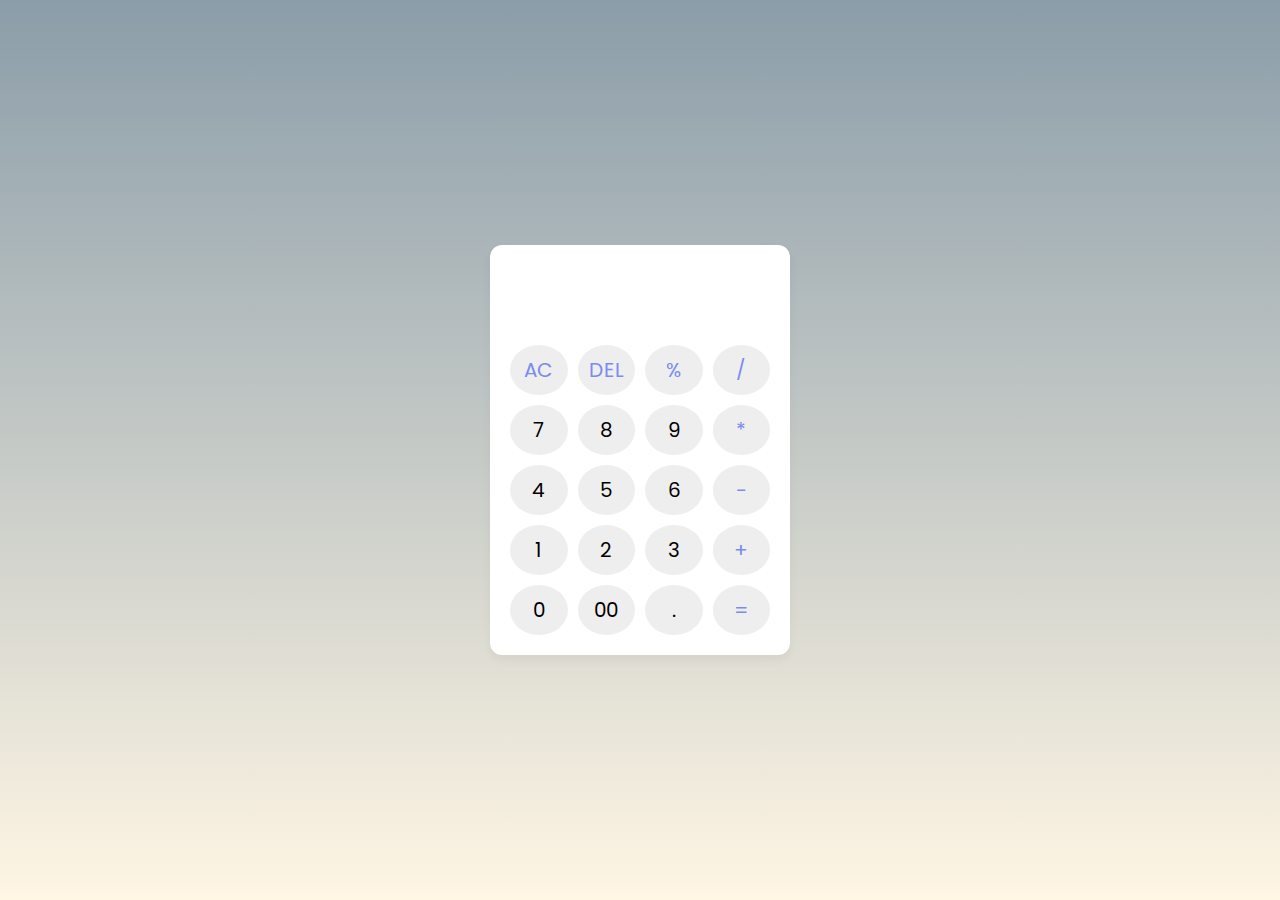
<file: Calculator/index.html>
<!DOCTYPE html>
<html lang="en">
  <head>
    <meta charset="UTF-8" />
    <meta http-equiv="X-UA-Compatible" content="IE=edge" />
    <meta name="viewport" content="width=device-width, initial-scale=1.0" />
    <title>Calculator</title>
    <link rel="stylesheet" href="style.css" />
  </head>
  <body>
    <div class="container">
      <input type="text" class="display" />

      <div class="buttons">
        <button class="operator" data-value="AC">AC</button>
        <button class="operator" data-value="DEL">DEL</button>
        <button class="operator" data-value="%">%</button>
        <button class="operator" data-value="/">/</button>

        <button data-value="7">7</button>
        <button data-value="8">8</button>
        <button data-value="9">9</button>
        <button class="operator" data-value="*">*</button>

        <button data-value="4">4</button>
        <button data-value="5">5</button>
        <button data-value="6">6</button>
        <button class="operator" data-value="-">-</button>

        <button data-value="1">1</button>
        <button data-value="2">2</button>
        <button data-value="3">3</button>
        <button class="operator" data-value="+">+</button>

        <button data-value="0">0</button>
        <button data-value="00">00</button>
        <button data-value=".">.</button>
        <button class="operator" data-value="=">=</button>
      </div>
    </div>

    <script src="script.js"></script>
  </body>
</html>
</file>
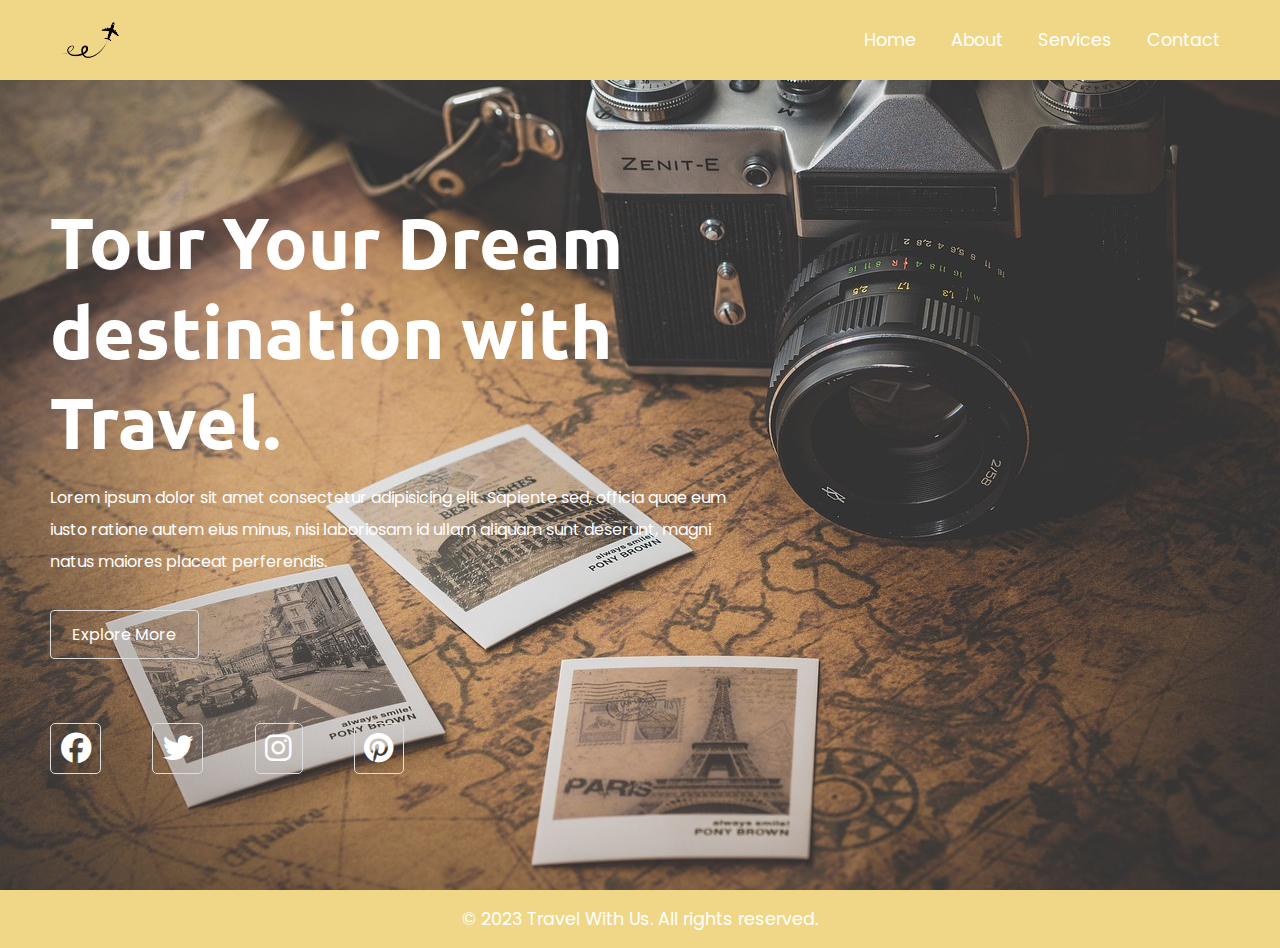
<file: landing page/index.html>
<!DOCTYPE html>
<html lang="en">
  <head>
    <meta charset="UTF-8" />
    <meta http-equiv="X-UA-Compatible" content="IE=edge" />
    <meta name="viewport" content="width=device-width, initial-scale=1.0" />
    <link rel="stylesheet" href="Style.css" />
    <link
      rel="stylesheet"
      href=" https://cdnjs.cloudflare.com/ajax/libs/font-awesome/6.2.1/css/all.min.css"
    />
    <title>Travel With Us</title>
  </head>
  <body>
    <header>
      <div class="container">
        <div class="navbar">
          <div class="logo">
            <img src="logo airplane.png" alt="logo" />
          </div>
          <nav>
            <div class="btn">
              <i class="fa fa-times close-btn"></i>
            </div>
            <li><a href="#">Home</a></li>
            <li><a href="#">About</a></li>
            <li><a href="#">Services</a></li>
            <li><a href="#">Contact</a></li>
          </nav>
          <div class="btn">
            <i class="fa fa-bars menu-btn"></i>
          </div>
        </div>
      </div>
    </header>
    <section>

    <div class="background" style="background-image: url('bg pic.jpg');"> 
      <div class="container">
        <div class="content">
          <h2>Tour Your Dream</h2>
          <h2>destination with</h2>
          <h2>Travel.</h2>
          <p>
            Lorem ipsum dolor sit amet consectetur adipisicing elit. Sapiente
            sed, officia quae eum iusto ratione autem eius minus, nisi
            laboriosam id ullam aliquam sunt deserunt, magni natus maiores
            placeat perferendis.
          </p>
          <button>Explore More</button>
          <div class="social_icons">
            <i class="fa fa-brands fa-facebook"></i>
            <i class="fa fa-brands fa-twitter"></i>
            <i class="fa fa-brands fa-instagram"></i>
            <i class="fa fa-brands fa-pinterest"></i>
          </div>
        </div>
      </div>
    </section>
    <footer>
        <div class="container">
          <p>&copy; 2023 Travel With Us. All rights reserved.</p>
        </div>
      </footer>
  </body>
</html>
</file>
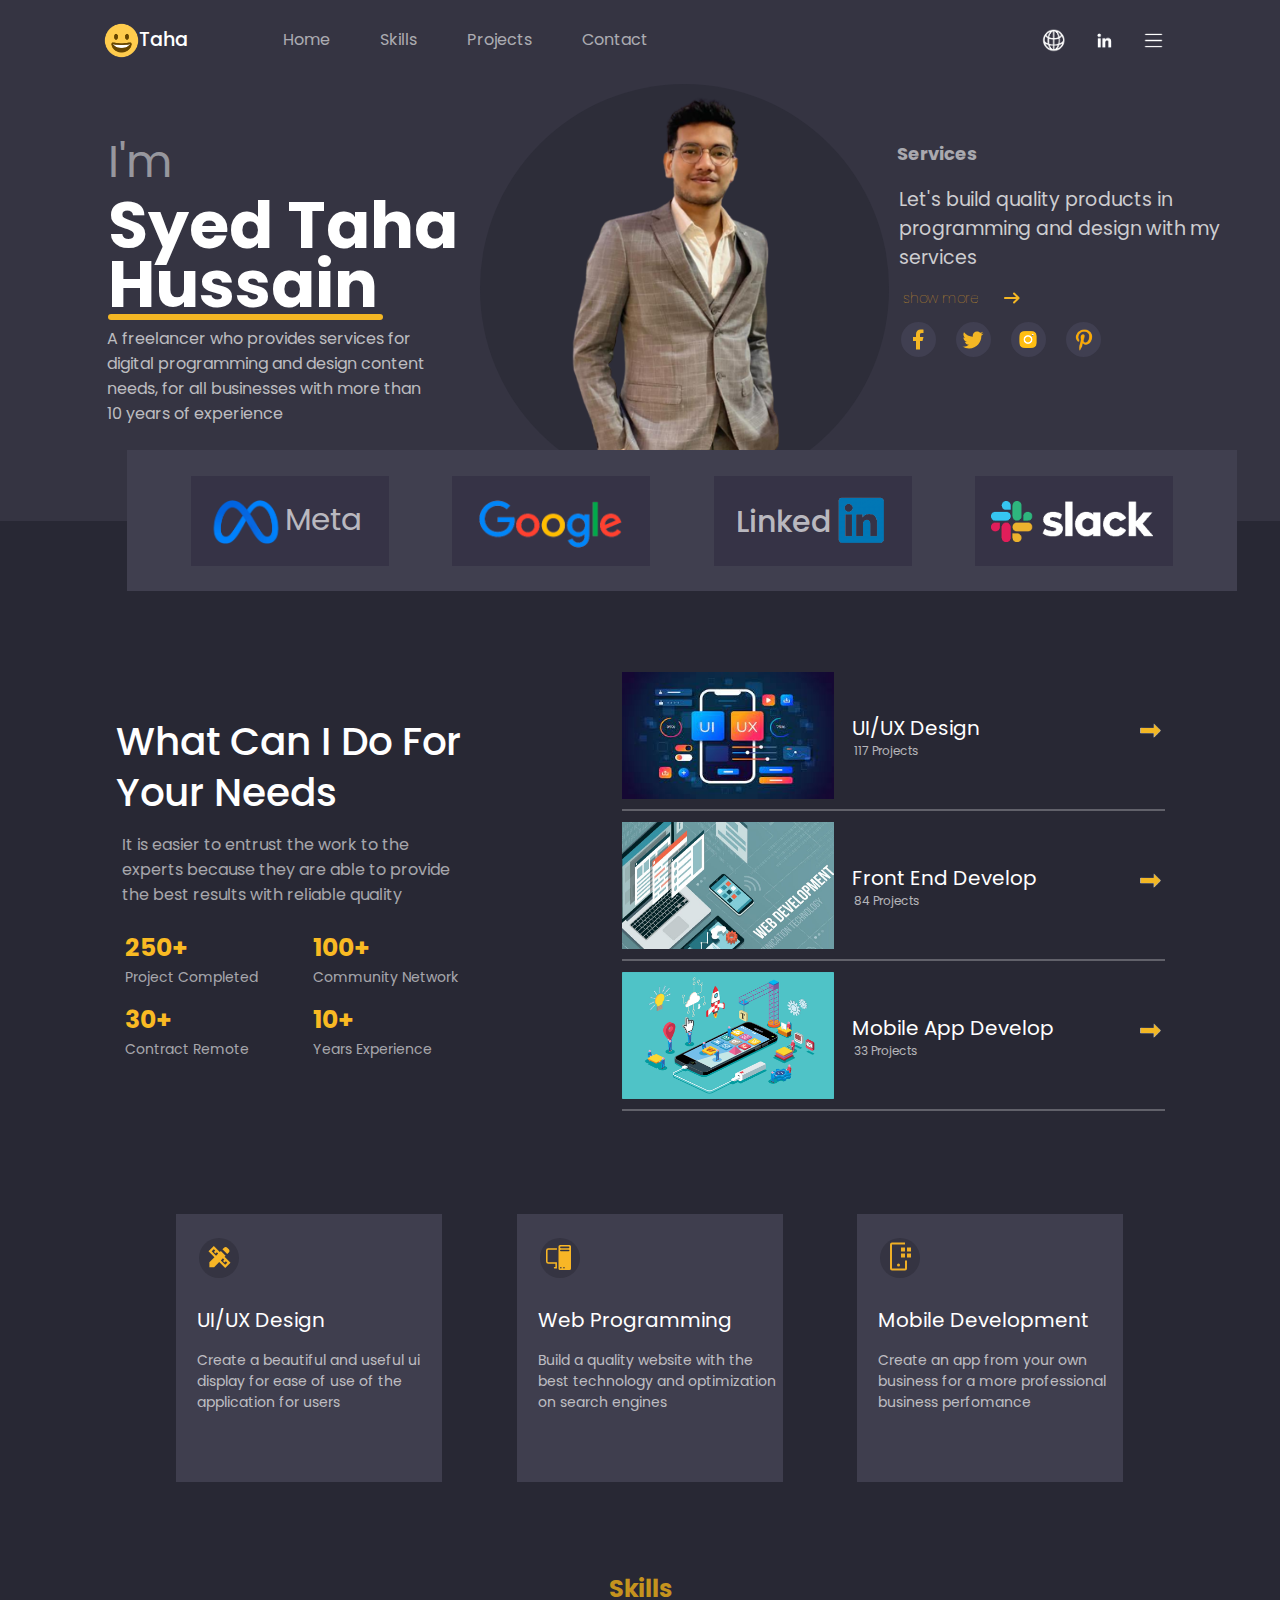
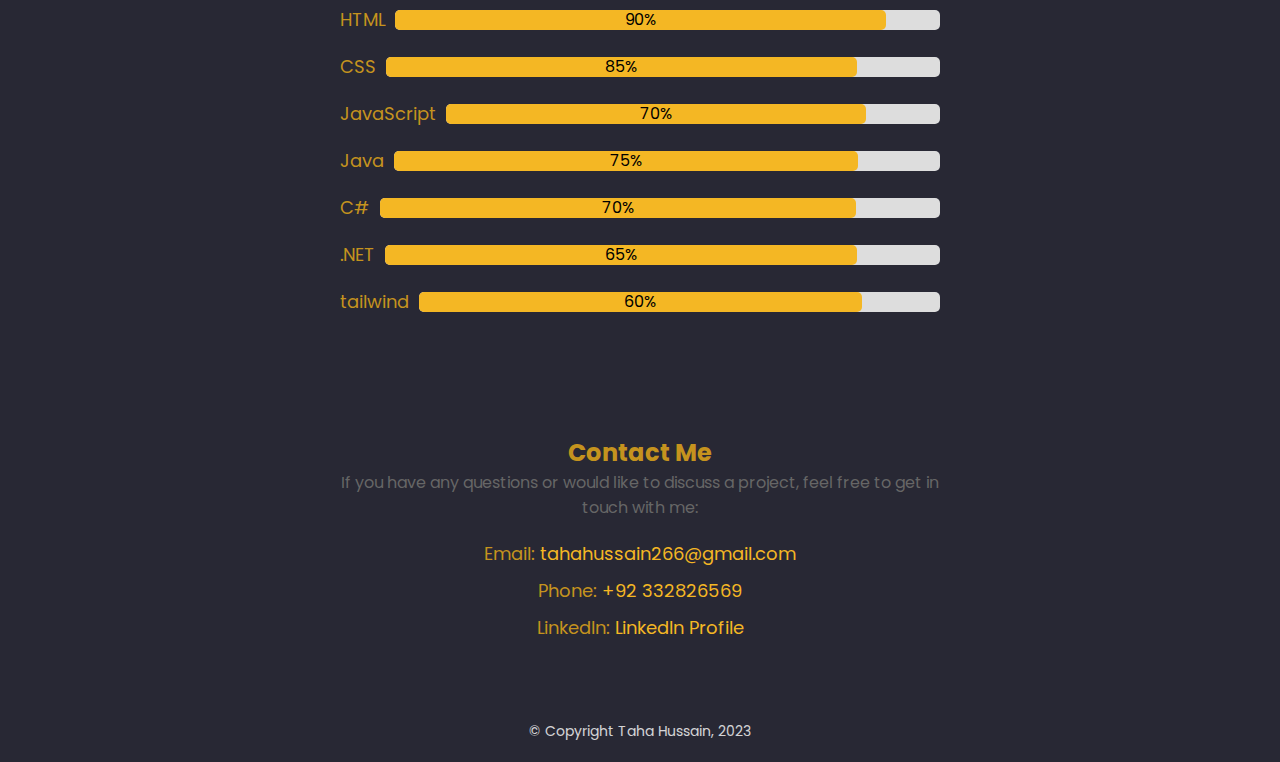
<file: Portfolio/index.html>
<!DOCTYPE html>
<html lang="en">

<head>
    <title>Personal Portfolio Website</title>
    <link rel="stylesheet" href="./styles.css" type="text/css">

    <link rel="preconnect" href="https://fonts.gstatic.com" crossorigin>
    <link href="https://fonts.googleapis.com/css2?family=Poppins:wght@400;500&display=swap" rel="stylesheet">

</head>

<body>
    <header>
        <nav>
            <div class="namelogo">
                <img class="smiley" src="./images.css/smile emoji.png" alt="Logo">
                <p class="stronglogo">Taha
                <p>
            </div>
            <ul class="menu">
                <li><a class="links" href="#home">Home</a></li>
                <li><a class="links" href="#Skills">Skills</a></li>
                <li><a class="links" href="#Projects">Projects</a></li>
                <li><a class="links" href="#Contact">Contact</a></li>
            </ul>

            <div class="div">

                <img src="./images.css/logo_globe-removebg-preview.png" alt="logo" class="icons">
                <img src="./images.css/linked_in_logo-removebg-preview.png" alt="logo" class="icons">
                <img src="./images.css/icon_emoji-removebg-preview.png" alt="logo" class="icons">
            </div>
        </nav>
    </header>
<section id="home">
    <section class="picbody">
        <div class="bodyexp" id="myexp">
            <p id="iam">I'm </p>
            <strong id="strong">Syed Taha Hussain</strong>
            <div class="line"></div>

        </div>
        <P class="para">A freelancer who provides services for digital programming and design content needs, for all
            businesses with more than 10 years of experience</P>
        <div id="distabout">
            <div class="circle"></div>
            <img id="tahapic" src="images.css\WhatsApp_Image_2023-07-20_at_12.19.36_AM__1_-removebg-preview.png"
                alt="My pic">
        </div>
        <div class="bodyexp">
            <h6>Services</h6>
            <p id="attract">Let's build quality products in programming and design with my services</p>
            <a href="">
                <p class="showmore">show more</p>
            </a>
            <svg id="arrow" xmlns="http://www.w3.org/2000/svg" width="24" height="24" viewBox="0 0 24 24">
                <path fill="#f4b724"
                    d="M13.3 17.275q-.3-.3-.288-.725t.313-.725L16.15 13H5q-.425 0-.713-.288T4 12q0-.425.288-.713T5 11h11.15L13.3 8.15q-.3-.3-.3-.713t.3-.712q.3-.3.713-.3t.712.3L19.3 11.3q.15.15.213.325t.062.375q0 .2-.063.375t-.212.325l-4.6 4.6q-.275.275-.687.275t-.713-.3Z" />
            </svg>
            <div class="icondiv">
                <div class="iconcircle" id="f"><svg class="socialmedia" xmlns="http://www.w3.org/2000/svg" width="24"
                        height="24" viewBox="0 0 24 24">
                        <path fill="#f4b724"
                            d="M14 13.5h2.5l1-4H14v-2c0-1.03 0-2 2-2h1.5V2.14c-.326-.043-1.557-.14-2.857-.14C11.928 2 10 3.657 10 6.7v2.8H7v4h3V22h4v-8.5z" />
                    </svg></div>
                <div class="iconcircle"><svg class="socialmedia" xmlns="http://www.w3.org/2000/svg" width="24"
                        height="24" viewBox="0 0 24 24">
                        <path fill="#f4b724"
                            d="M22.46 6c-.77.35-1.6.58-2.46.69c.88-.53 1.56-1.37 1.88-2.38c-.83.5-1.75.85-2.72 1.05C18.37 4.5 17.26 4 16 4c-2.35 0-4.27 1.92-4.27 4.29c0 .34.04.67.11.98C8.28 9.09 5.11 7.38 3 4.79c-.37.63-.58 1.37-.58 2.15c0 1.49.75 2.81 1.91 3.56c-.71 0-1.37-.2-1.95-.5v.03c0 2.08 1.48 3.82 3.44 4.21a4.22 4.22 0 0 1-1.93.07a4.28 4.28 0 0 0 4 2.98a8.521 8.521 0 0 1-5.33 1.84c-.34 0-.68-.02-1.02-.06C3.44 20.29 5.7 21 8.12 21C16 21 20.33 14.46 20.33 8.79c0-.19 0-.37-.01-.56c.84-.6 1.56-1.36 2.14-2.23Z" />
                    </svg></div>
                <div class="iconcircle"><img src="./images.css/instagram2-removebg-preview.png" alt="icon"
                        class="socialmedia"></div>
                <div class="iconcircle" id="p"><img src="./images.css/pinterest2-removebg-preview.png" alt="icon"
                        class="socialmedia" id="pint"></div>
            </div>
        </div>
    </section>
</section>
    <div id="google">
        <div class="logobox"><a href="https://about.meta.com/metaverse/" target="_blank"><img id="meta" src="./images.css/only_meta-removebg-preview.png" alt="icon">
                <p id="metatext">Meta</p>
            </a>
        </div>
        <div class="logobox"><a href="https://www.google.com/" target="_blank"><img src="./images.css/google_logo-removebg-preview.png" alt="logo"
                    id="goog"></a></div>
        <div class="logobox"><a href="https://www.linkedin.com/in/syed-muhammad-taha-hussain-93a107286/" target="_blank" ><img id="linkedin" src="./images.css/small_linked_in_logo-removebg-preview.png"
                    alt="icon">
                <p class="linkedintext">Linked</p>
            </a>
        </div>
        <div class="logobox"><a href="https://slack.com/" target="_blank"><img id="slack" src="./images.css/slack.logo-removebg-preview.png"
                    alt="icon"></a></div>
    </div>

    <section class="footer">
        <div class="ach">
            <p class="needs">What Can I Do For<br>Your Needs</p>
            <p class="needpara">It is easier to entrust the work to the experts because they are able to provide the
                best results with reliable quality</p>
        </div>
        <div class="ach">
            <div class="rizz">
                <div class="projects">
                    <h5 class="num">250+</h5>
                    <p class="invo">Project Completed</p>
                    <h5 class="num">30+</h5>
                    <p class="invo">Contract Remote</p>
                    </p>
                </div>
                <div class="years">
                    <h5 class="num">100+</h5>
                    <P class="invo">Community Network</P>
                    <h5 class="num">10+</h5>
                    <p class="invo">Years Experience</p>
                </div>
            </div>
        </div>
        <div class="mainfootimg">
            <div><img id="ui" class="footerimg" src="./images.css/UI UX.jpg" alt="logo">
                <p class="projach">UI/UX Design</p>
                <p class="projac">117 Projects</p><img
                    src="./images.css/arrow-yellow-right-transparent-11547070739jcdbkgta1b-removebg-preview.png"
                    alt="icon" class="footarrow">
            </div>
            <hr>
            <div><img id="frontend" class="footerimg" src="./images.css/front end.jpeg" alt="logo">
                <p class="projach">Front End Develop</p>
                <p class="projac">84 Projects</p><img
                    src="./images.css/arrow-yellow-right-transparent-11547070739jcdbkgta1b-removebg-preview.png"
                    alt="icon" class="footarrow">
            </div>
            <hr>
            <div><img id="mobile" class="footerimg" src="./images.css/mobile app development.png" alt="logo">
                <p class="projach">Mobile App Develop</p>
                <p class="projac">33 Projects</p><img
                    src="./images.css/arrow-yellow-right-transparent-11547070739jcdbkgta1b-removebg-preview.png"
                    alt="icon" class="footarrow">
            </div>
            <hr>
        </div>
        <div class="mainfootbox">
            <div class="footbox">
                <div class="footcircle"><svg id="design" xmlns="http://www.w3.org/2000/svg" width="27" height="27"
                        viewBox="0 0 24 24">
                        <path fill="#f8b626"
                            d="M18.85 9.4L14.6 5.15l1.425-1.425q.575-.575 1.413-.575t1.412.575l1.425 1.425q.575.575.575 1.413t-.575 1.412L18.85 9.4ZM3 21v-4.25l4.5-4.5l-5.275-5.325L6.95 2.2l5.3 5.325l.95-.95l4.25 4.225l-.95.95l5.275 5.325l-4.7 4.7l-5.325-5.3L7.25 21H3Zm5.925-10.175l1.9-1.9l-1.2-1.2l-1.2 1.175l-1.4-1.4L8.2 6.3L6.925 5.05L5.05 6.95l3.875 3.875Zm8.125 8.125l1.9-1.9l-1.275-1.25l-1.175 1.175l-1.425-1.4l1.2-1.2l-1.225-1.2l-1.9 1.9l3.9 3.875Z" />
                    </svg></div>
                <p class="footh">UI/UX Design</p>
                <p class="footp">Create a beautiful and useful ui display for ease of use of the application for users
                </p>
            </div>
            <div class="footbox">
                <div class="footcircle"><svg id="pc" xmlns="http://www.w3.org/2000/svg" width="25" height="25"
                        viewBox="0 0 16 16">
                        <path fill="#f8b626"
                            d="M8 1a1 1 0 0 1 1-1h6a1 1 0 0 1 1 1v14a1 1 0 0 1-1 1H9a1 1 0 0 1-1-1V1Zm1 13.5a.5.5 0 1 0 1 0a.5.5 0 0 0-1 0Zm2 0a.5.5 0 1 0 1 0a.5.5 0 0 0-1 0ZM9.5 1a.5.5 0 0 0 0 1h5a.5.5 0 0 0 0-1h-5ZM9 3.5a.5.5 0 0 0 .5.5h5a.5.5 0 0 0 0-1h-5a.5.5 0 0 0-.5.5ZM1.5 2A1.5 1.5 0 0 0 0 3.5v7A1.5 1.5 0 0 0 1.5 12H6v2h-.5a.5.5 0 0 0 0 1H7v-4H1.5a.5.5 0 0 1-.5-.5v-7a.5.5 0 0 1 .5-.5H7V2H1.5Z" />
                    </svg></div>
                <p class="footh">Web Programming</p>
                <p class="footp">Build a quality website with the best technology and optimization on search engines</p>
            </div>
            <div class="footbox">
                <div class="footcircle"><svg id="mobilei" xmlns="http://www.w3.org/2000/svg" width="32" height="32"
                        viewBox="0 0 32 32">
                        <path fill="#efaf26" d="M23 7h4v4h-4zm0 6h4v4h-4zm-6-6h4v4h-4zm0 6h4v4h-4z" />
                        <circle cx="14.5" cy="24.5" r="1.5" fill="#efaf26" />
                        <path fill="#efaf26"
                            d="M21 30H8a2.002 2.002 0 0 1-2-2V4a2.002 2.002 0 0 1 2-2h13v2H8v24h13v-8h2v8a2.002 2.002 0 0 1-2 2Z" />
                    </svg></div>
                <p class="footh">Mobile Development</p>
                <p class="footp">Create an app from your own business for a more professional business perfomance</p>

            </div>
        </div>
    </section>
    <section id="skills">
        <div class="skill-container">
            <h2>Skills</h2>
            <ul class="skills-list">
                <li>
                    <span class="skill-name">HTML</span>
                    <div class="skill-bar">
                        <div class="skill-progress html">90%</div>
                    </div>
                </li>
                <li>
                    <span class="skill-name">CSS</span>
                    <div class="skill-bar">
                        <div class="skill-progress css">85%</div>
                    </div>
                </li>
                <li>
                    <span class="skill-name">JavaScript</span>
                    <div class="skill-bar">
                        <div class="skill-progress css">70%</div>
                    </div>
                </li>
                <li>
                    <span class="skill-name">Java</span>
                    <div class="skill-bar">
                        <div class="skill-progress css">75%</div>
                    </div>
                </li>
                <li>
                    <span class="skill-name">C#</span>
                    <div class="skill-bar">
                        <div class="skill-progress css">70%</div>
                    </div>
                </li>
                <li>
                    <span class="skill-name">.NET</span>
                    <div class="skill-bar">
                        <div class="skill-progress css">65%</div>
                    </div>
                </li>
                <li>
                    <span class="skill-name">tailwind</span>
                    <div class="skill-bar">
                        <div class="skill-progress css">60%</div>
                    </div>
                </li>
            </ul>
        </div>
    </section>
    
    <section id="contact">
        <div class="contact-container">
            <h2>Contact Me</h2>
            <p>If you have any questions or would like to discuss a project, feel free to get in touch with me:</p>
            <ul>
                <li>Email: <a href="mailto:your-email@example.com">tahahussain266@gmail.com</a></li>
                <li>Phone: <a href="">+92 332826569</a></li>
                <li>LinkedIn: <a href="https://www.linkedin.com/in/syed-muhammad-taha-hussain-93a107286/" target="_blank">LinkedIn Profile</a></li>
            </ul>
        </div>
    </section>
    <footer>
        <div class="copyright">
            &copy; Copyright Taha Hussain, 2023
        </div>
    </footer>
</body>

</html>
</file>
<file: Calculator/style.css>
@import url("https://fonts.googleapis.com/css2?family=Poppins:wght@300;400;500;600;700&display=swap");
* {
  margin: 0;
  padding: 0;
  box-sizing: border-box;
  font-family: "Poppins", sans-serif;
}
body {
  height: 100vh;
  display: flex;
  align-items: center;
  justify-content: center;
  background: linear-gradient(#8b9da9, #fff6e4)
}
.container {
  position: relative;
  max-width: 300px;
  width: 100%;
  border-radius: 12px;
  padding: 10px 20px 20px;
  background: #fff;
  box-shadow: 0 5px 10px rgba(0, 0, 0, 0.05);
}
.display {
  height: 80px;
  width: 100%;
  outline: none;
  border: none;
  text-align: right;
  margin-bottom: 10px;
  font-size: 25px;
  color: #000e1a;
  pointer-events: none;
}
.buttons {
  display: grid;
  grid-gap: 10px;
  grid-template-columns: repeat(4, 1fr);
}
.buttons button {
  padding: 10px;
  border-radius: 50%;
  border: none;
  font-size: 20px;
  cursor: pointer;
  background-color: #eee;
}
.buttons button:active {
  transform: scale(0.99);
}
.operator {
  color: #7a8cee;
}
</file>
<file: landing page/Style.css>
@import url('https://fonts.googleapis.com/css2?family=Poppins&family=Ubuntu:ital,wght@0,500;0,700;1,400&display=swap');

*{
  padding: 0;
  margin: 0;
  box-sizing: border-box;
  font-family: "poppins";
}
.background {
    background-image: url('bg pic.jpg');
    background-size: cover; 
    background-repeat: no-repeat; 
    background-attachment: fixed; 
    background-position: center; 
  }

header{
  background: #f0d788;
  position: relative;
}

.container{
  max-width: 1440px;
  padding: 0 50px;
  margin: 0 auto;
}


.logo img{
  display: block;
  object-fit: cover;
  width: 80px;
}

.navbar{
  display: flex;
  justify-content: space-between;
  align-items: center;
}

.navbar nav{
  display: flex;
  align-items: center;
  padding: 1.5rem 0;
}

.navbar nav li{
  list-style: none;
  margin-left: 1rem;
}

.navbar nav li a{
  text-decoration: none;
  color: #fff;
  font-size: 1.1rem;
  padding: 0.7rem 0.6rem;
  border-radius: 6px;
  transition: all 0.4s ease-in;
}

.navbar nav li a:hover{
  background: #c2ac32;
  color: #fff;
}

.content{
  display: flex;
  flex-direction: column;
  width: 60%;
  justify-content: center;
  height: 90vh;
}

.content h2{
  font-size: 4.5rem;
  color: #fff;
  font-family: "ubuntu",sans-serif;
}

.content p{
  color: #fff;
  line-height: 2;
  margin-top: 1rem;
}

.content button{
  display: block;
  margin: 2rem 0;
  width: 21%;
  padding: 0.7rem 0;
  cursor: pointer;
  font-size: 1rem;
  border-radius: 4px;
  border: 1px solid #ddd;
  background: inherit;
  color: #fff;
  transition: all 0.3s ease-in-out;
}


.content button:hover,i:hover{
    background: #c2ac32;
}

.content .social_icons{
  display: flex;
  justify-content: space-between;
  width: 50%;
  font-size: 1.9rem;
  cursor: pointer;;
  margin-top: 2rem;
}

.content .social_icons i{
  padding: 0.6rem;
  color: #fff;
  border-radius: 5px;
  border: 1px solid #ddd;
  transition: all 0.5s ease-in-out;
}

.navbar .btn{
  font-size: 1.2rem;
  color: #fff;
  align-items: center;
  cursor: pointer;
  display: none;
}

@media(max-width: 1058px){
  .container{
    padding: 0 25px;
  }

  .content h2{
    font-size: 4rem;
  }

  .navbar nav li a{
    font-size: 1rem;
  }
  
}

@media(max-width: 902px){

  .navbar .btn{
    display: block;
  }

  .navbar nav{
    position: fixed;
    flex-direction: column;
    min-width: 100%;
    min-height: 50vh;
    top: 0;
    right: -100%;
    background: #c2ac32;
    align-items: flex-start;
    justify-content: center;
  }

  .navbar nav.active{
    right: 0;
    transition: all 0.5s ease-in-out;
  }

  .navbar nav li{
    margin: 1rem 2rem;
    border-bottom: 1px solid #ddd;
    padding-bottom: 1rem;
    width: 100%;
  }

  .close-btn{
    position: absolute;
    top: 0;
    left: 90%;
    margin: 25px;
  }

  .content{
    display: flex;
    flex-direction: column;
    width:100%;
    justify-content: center;
    height: 90vh;
    align-items: center;
  }

  .content h2{
    font-size: 3.5rem;
  }

  .content button{
    width: 50%;
  }
  
  .content .social_icons{
    justify-content: space-evenly;
    width: 100%;
  }
  
}

@media(max-width: 562px){
  .content h2{
    font-size: 2.5rem;
  }
}

footer {
    background: #f0d788;
    color: #fff;
    padding: 1rem 0;
  }
  
  footer .container {
    max-width: 1440px;
    padding: 0 50px;
    margin: 0 auto;
    text-align: center;
  }
  
  footer p {
    font-size: 1.1rem;
  }
  
  @media (max-width: 562px) {
    footer p {
      font-size: 1.1rem;
    }
  }
</file>
<file: Portfolio/styles.css>
#tahapic{
    height: 490px;
    position: relative;
    left: -12px;
    top: -30px;
}
*{
    font-family: Poppins;
    margin: 0%;
    padding: 0%;
    text-decoration: none;
}      
nav{
    background-color: rgba(53,52,66,255);
    display: flex;
    justify-content: space-between;
    
}
.smiley{
    height: 35px;
}
.stronglogo{
    font-weight: 500;
    position: relative;
    top: 2px;
    font-size: larger;
}
.menu{
    margin: 2px;
    display: flex;
    list-style: none;
    margin-left: -13px;
    
    
}
.icons{
    height: 25px;
    padding: 10px;
    margin-top: 6px;
    cursor: pointer;
}
.links{
    border-radius: 25px;
    display: block;
    color: #ffffff99;
    text-decoration: none;
    display: block;
    padding: 25px;
}
.div{
    margin-top: 12px;
    margin-left: 294px;
    margin-right: 104px;
}
.namelogo{
    color: #fff;
    margin: 23px;
    margin-left: 104px;
    display: flex;
}
#taha{
    display: inline;
}
.links:hover{
    color: white;
}
.line{
    height: 6px;
    background-color: #f4b724;
    width: 275px;
    margin-top: 0px;
    margin-bottom: 29px;
    border-radius: 20px;
}
.para{
    width: 329px;
    color: rgba(250,250,250,0.7);
    position: absolute;
    top: 245px;
    font-size: 16px;
    left: 107px;
}
.circle{
    width: 409px;
    height: 409px;
    background-color: #2d2d39;
    position: absolute;
    top: 3px;
    border-radius: 50%;
    left: 480px;
    z-index: -1;
}
.picbody{
    display: flex;
    background-color: rgba(53,52,66,255);
    position: absolute;
    z-index: -2;
    height: 440px;
    width: -webkit-fill-available;
}
.name{
    height: 2px;
    font-weight: 2%;
}
#strong{
    font-size: 65px;
    line-height: 59px;
    display: block;
    width: 434px;
}
.bodyexp{
    color: white;
    margin-left: 5px;
}
#myexp{
    margin-left: 108px;
    margin-top: -33px;
}

#iam{
    font-size: 45px;
    color: rgba(250,250,250,0.5);
    margin-top: 80px;
}
h6{
    margin-top: 41px;
    font-size: 18px;
    margin-left: -18px;
    line-height: 63px;
    color: rgba(250,250,250,0.6);
}
#attract{
    margin-left: -16px;
    font-size: 19px;
    width: 393px;
    color: rgba(250,250,250,0.78);
}
.showmore{
    color: #f4b724;
    margin-left: -12px;
    margin-top: 16px;
    font-size: 14px;
    font-weight: lighter;
    opacity: 80%;
    cursor: pointer;
}
#arrow{
    position: absolute;
    top: 196px;
    height: 42px;
    left: 1000px;
    cursor: pointer;
}
.socialmedia{
    height: 25px;
    position: relative;
    top: 5px;
}
.iconcircle{
    height: 35px;
    width: 35px;
    text-align: center;
    background-color: #403f51;
    border-radius: 50%;
    position: relative;
    top: -3px;
    left: -16px;
    cursor: pointer;
    margin-left: 20px;
}
.icondiv{
    display: flex;
    margin-top: 16px;
    position: relative;
    left: -18px;
}
#google{
    height: 141px;
    width: 1110px;
    background-color: #403f4f;
    margin-top: 369px;
    margin-left: 127px;
    display: flex;
    justify-content: space-evenly;
}
.logobox{
    height: 90px;
    margin-top: 26px;
    width: 198px;
    background-color: #363346;
}
#goog{
    height: 80px;
    margin-left: 27px;
    margin-top: 8px;
}
#linkedin{
    margin-top: 12px;
    height: 65px;
    margin-left: 115px;
}
#slack{
    height: 41px;
    margin-top: 25px;
    margin-left: 16px;
}
#meta{
    height: 44px;
    margin-top: 24px;
    margin-left: 16px
}
#metatext{
    color: #ffffffaa;
    display: inline;
    font-size: 31px;
    position: absolute;
    top: 496px;
}
.linkedintext{
    margin-left: 22px;
    margin-top: -61px;
    font-size: 30px;
    color: #ffffffaa;
    font-weight: 500;
}
/* Add styles for the "Skills" section */
#skills {
    background-color: #282834;
    padding: 50px 0;
    text-align: center;
}

.skill-container {
    max-width: 600px;
    margin: 0 auto;
}

.skill-container h2 {
    font-size: 24px;
    color: #c5931e;
    transition: color 0.3s;
}

.skills-list {
    list-style-type: none;
    padding: 0;
}

.skills-list li {
    margin-bottom: 20px;
    display: flex;
    align-items: center;
    justify-content: space-between;
}

.skill-name {
    font-size: 18px;
    color: #c5931e;
}

.skill-bar {
    flex-grow: 1;
    height: 20px;
    background-color: #ddd;
    border-radius: 5px;
    margin-left: 10px;
    position: relative;
}

.skill-progress {
    position: absolute;
    top: 0;
    left: 0;
    height: 100%;
    border-radius: 5px;
    transition: width 1s ease-in-out, color 0.3s;
    text-align: center;
    line-height: 20px;
}

/* Customize percentage bar colors */
.skill-progress.html {
    background-color: #f4b724;
    width: 90%;
}

.skill-progress.css {
    background-color: #f4b724;
    width: 85%;
}

/* Add hover effect */
.skills-list li:hover .skill-progress {
    color: white;
}


.footer{
    background-color: #282834;
    height: 1000px;
    margin-top: -70px;
    position: relative;
    z-index: -1;
}
.needs{
    color: white;
    position: absolute;
    top: 152px;
    left: 116px;
    font-size: 39px;
    line-height: 51px;
    font-weight: 500;
}
.needpara{
    color: #ffffff99;
    position: absolute;
    top: 268px;
    left: 122px;
    width: 342px;
}
.projects{
    position: absolute;
    top: 352px;
    left: 125px;
    color: #ffffff99;
}
.years{
    position: absolute;
    top: 352px;
    left: 313px;
    color: #ffffff99;
}
.num{
    font-size: 25px;
    margin-top: 13px;
    color: #f9ba23;
}
.invo{
    font-size: 14px;
}
.mainfootimg{
    height: 400px;
    width: 543px;
    position: absolute;
    z-index: 2;
    top: 140px;
    left: 622px;
}
.footerimg{
    height: 127px;
    width: 212px;
    margin: 7px 0px;
    position: relative;
    top: 4px;
    cursor: pointer;
}
.ach{
    position: relative;
    top: 43px;
}
#contact {
    background-color: #282834;
    padding: 50px 0;
    text-align: center;
}

.contact-container {
    max-width: 600px;
    margin: 0 auto;
}

.contact-container h2 {
    font-size: 24px;
    color: #c5931e;
}

.contact-container p {
    font-size: 16px;
    color: #666;
    margin-bottom: 20px;
}

.contact-container ul {
    list-style-type: none;
    padding: 0;
}

.contact-container ul li {
    font-size: 18px;
    color: #c5931e;
    margin-bottom: 10px;
}

.contact-container ul li a {
    color: #f4b724;
    text-decoration: none;
    transition: color 0.3s;
}

.contact-container ul li a:hover {
    color: white;
}
hr{
    border: solid #ffffff44 1px;
}
.projach{
    position: absolute;
    left: 230px;
    margin-top: -96px;
    font-size: 20px;
    color: white;
}
.projac{
    position: absolute;
    left: 232px;
    color: #ffffffaa;
    font-size: 12px;
    margin-top: -67px;
}
.footarrow{
    height: 21px;
    margin-left: 302px;
    margin-bottom: 61px;
}
.mainfootbox{
    width: 1095px;
    height: 267px;
    position: absolute;
    top: 693px;
    left: 102px;
    display: flex;
    justify-content: space-evenly;
}
.footbox{
    background-color: #3f3e4e;
    height: 268px;
    width: 266px;
}
.footcircle{
    background-color: #353442;
    width: 40px;
    height: 40px;
    border-radius: 50%;
    position: relative;
    top: 24px;
    left: 23px;
}
.footh{
    color: white;
    margin-top: 51px;
    margin-left: 21px;
    font-size: 20px;
}
.footp{
    color: #ffffffaa;
    margin-top: 15px;
    margin-left: 21px;
    font-size: 14px;
}
#design{
    height: 38px;
    display: block;
    margin-left: 7px;
}
#pc{
    margin-top: 7px;
    margin-left: 6px;
}
#mobilei{
    height: 37px;
    display: inline-block;
    margin-left: 4px;
}
#pint{
    height: 36px;
    margin-top: -5px;
}
footer {
    background-color: #282834;
    color: white;
    text-align: center;
    padding: 20px 0;
}

.copyright {
    font-size: 14px;
    opacity: 0.8;
}
@media (min-width: 769px) {
    body {
        font-size: 16px;
    }
}
@media (min-width: 481px) and (max-width: 768px) {
    body {
        font-size: 14px;
    }
}
@media (max-width: 480px) {
    body {
        font-size: 12px;
    }
    .menu {
        display: none;
    }
    .menu-toggle {
        display: block;
    }
}
</file>
